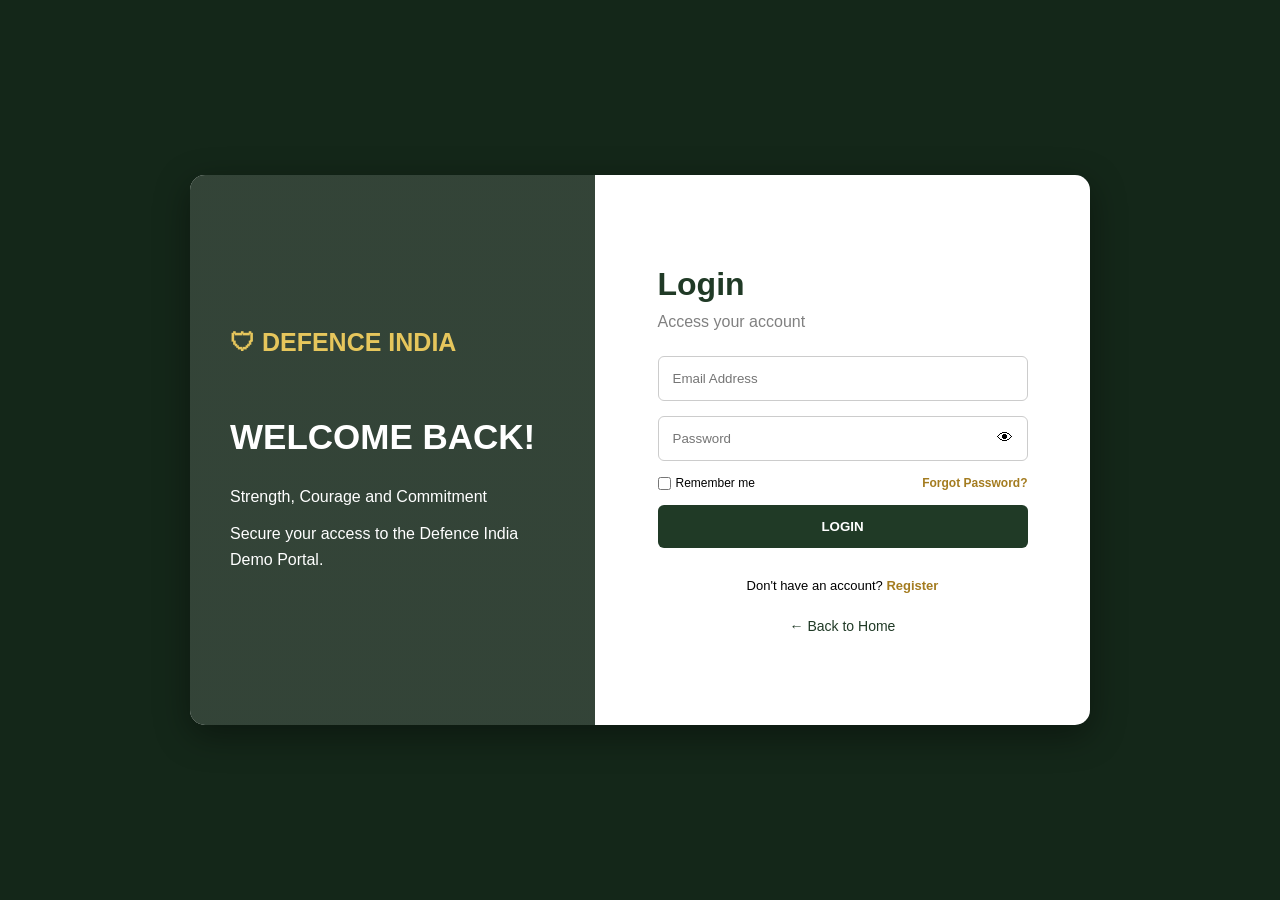
<file: login.html>
<!DOCTYPE html>
<html lang="en">
<head>
    <meta charset="UTF-8">
    <meta name="viewport" content="width=device-width, initial-scale=1.0">
    <title>Defence India | Login</title>
    <link rel="stylesheet" href="login.css">
</head>
<body>

<div class="login-container">

    <div class="login-left">
        <h1>🛡 DEFENCE INDIA</h1>
        <h2>WELCOME BACK!</h2>
        <p>Strength, Courage and Commitment</p>
        <p>Secure your access to the Defence India Demo Portal.</p>
    </div>

    <div class="login-right">

        <div class="form-box">

            <h2 id="formTitle">Login</h2>
            <p class="subtitle">Access your account</p>

            <form id="loginForm">

                <input type="email"
                       id="loginEmail"
                       placeholder="Email Address"
                       required>

                <div class="password-box">
                    <input type="password"
                           id="loginPassword"
                           placeholder="Password"
                           required>
                    <span onclick="togglePassword('loginPassword')">
                        👁
                    </span>
                </div>

                <div class="options">
                    <label>
                        <input type="checkbox"> Remember me
                    </label>
                    <a href="#" onclick="forgotPassword(event)">
                        Forgot Password?
                    </a>
                </div>

                <button type="submit">LOGIN</button>

                <p class="switch">
                    Don't have an account?
                    <a href="#" onclick="showRegister(event)">Register</a>
                </p>

            </form>

            <form id="registerForm" class="hidden">

                <input type="text"
                       id="regName"
                       placeholder="Full Name"
                       required>

                <input type="email"
                       id="regEmail"
                       placeholder="Email Address"
                       required>

                <input type="tel"
                       id="regPhone"
                       placeholder="Phone Number"
                       pattern="[0-9]{10}"
                       required>

                <input type="password"
                       id="regPassword"
                       placeholder="Create Password"
                       minlength="8"
                       required>

                <input type="password"
                       id="confirmPassword"
                       placeholder="Confirm Password"
                       minlength="8"
                       required>

                <button type="submit">CREATE ACCOUNT</button>

                <p class="switch">
                    Already have an account?
                    <a href="#" onclick="showLogin(event)">Login</a>
                </p>

            </form>

            <p id="message"></p>

            <a href="index.html" class="back-home">
                ← Back to Home
            </a>

        </div>

    </div>

</div>

<script src="login.js"></script>
</body>
</html>
</file>
<file: login.css>
* {
    margin: 0;
    padding: 0;
    box-sizing: border-box;
    font-family: Arial, sans-serif;
}

body {
    min-height: 100vh;
    background: #142719;
    display: flex;
    align-items: center;
    justify-content: center;
    padding: 20px;
}

.login-container {
    width: 900px;
    min-height: 550px;
    display: flex;
    background: white;
    border-radius: 15px;
    overflow: hidden;
    box-shadow: 0 10px 35px #0006;
}

/* Left side */

.login-left {
    width: 45%;
    background:
    linear-gradient(#142719dd, #142719dd),
    url("https://images.unsplash.com/photo-1518770660439-4636190af475?w=900")
    center/cover;

    color: white;
    display: flex;
    flex-direction: column;
    justify-content: center;
    padding: 40px;
}

.login-left h1 {
    color: #e6c65c;
    font-size: 25px;
    margin-bottom: 60px;
}

.login-left h2 {
    font-size: 35px;
    margin-bottom: 15px;
}

.login-left p {
    margin-top: 12px;
    line-height: 1.6;
}

/* Right side */

.login-right {
    width: 55%;
    display: flex;
    align-items: center;
    justify-content: center;
    padding: 35px;
}

.form-box {
    width: 100%;
    max-width: 370px;
}

.form-box h2 {
    color: #203a26;
    font-size: 32px;
}

.subtitle {
    color: gray;
    margin: 10px 0 25px;
}

.form-box form {
    display: flex;
    flex-direction: column;
    gap: 15px;
}

.form-box input:not([type="checkbox"]) {
    width: 100%;
    padding: 14px;
    border: 1px solid #ccc;
    border-radius: 6px;
    outline: none;
}

.form-box input:focus {
    border-color: #203a26;
}

/* Password */

.password-box {
    position: relative;
}

.password-box span {
    position: absolute;
    right: 15px;
    top: 13px;
    cursor: pointer;
}

/* Options */

.options {
    display: flex;
    justify-content: space-between;
    align-items: center;
    font-size: 12px;
    gap: 8px;
}

.options a,
.switch a {
    color: #a47c20;
    text-decoration: none;
    font-weight: bold;
}

.options label {
    display: flex;
    align-items: center;
    gap: 5px;
}

/* Button */

.form-box button {
    padding: 14px;
    background: #203a26;
    color: white;
    border: none;
    border-radius: 6px;
    font-weight: bold;
    cursor: pointer;
}

.form-box button:hover {
    background: #c49b36;
}

.switch {
    text-align: center;
    font-size: 13px;
    margin-top: 15px;
}

.hidden {
    display: none !important;
}

#message {
    margin-top: 15px;
    text-align: center;
    font-size: 14px;
    color: green;
}

.back-home {
    display: block;
    text-align: center;
    margin-top: 25px;
    color: #203a26;
    text-decoration: none;
    font-size: 14px;
}

/* Responsive */

@media(max-width: 700px) {

    .login-container {
        flex-direction: column;
        width: 100%;
    }

    .login-left {
        width: 100%;
        min-height: 220px;
        padding: 25px;
    }

    .login-left h1 {
        margin-bottom: 25px;
    }

    .login-left h2 {
        font-size: 25px;
    }

    .login-right {
        width: 100%;
        padding: 30px 20px;
    }
}
</file>
